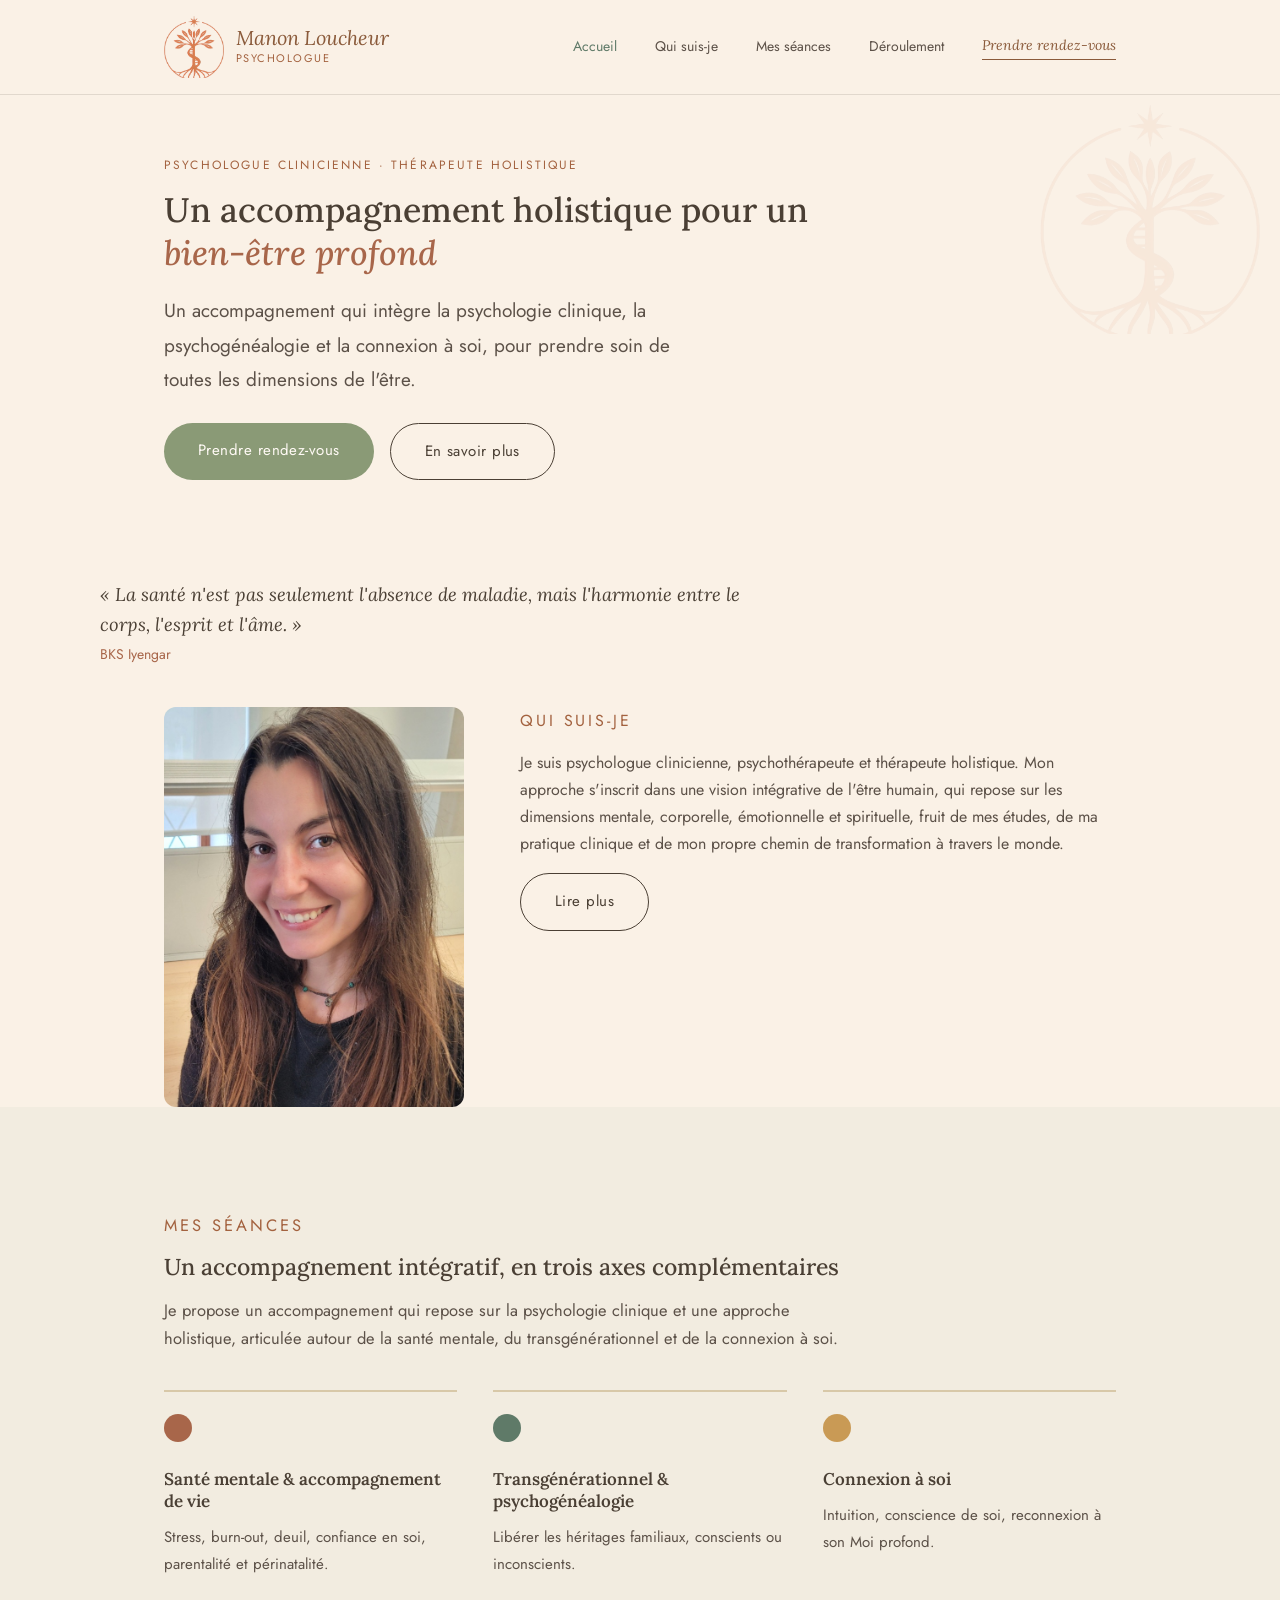
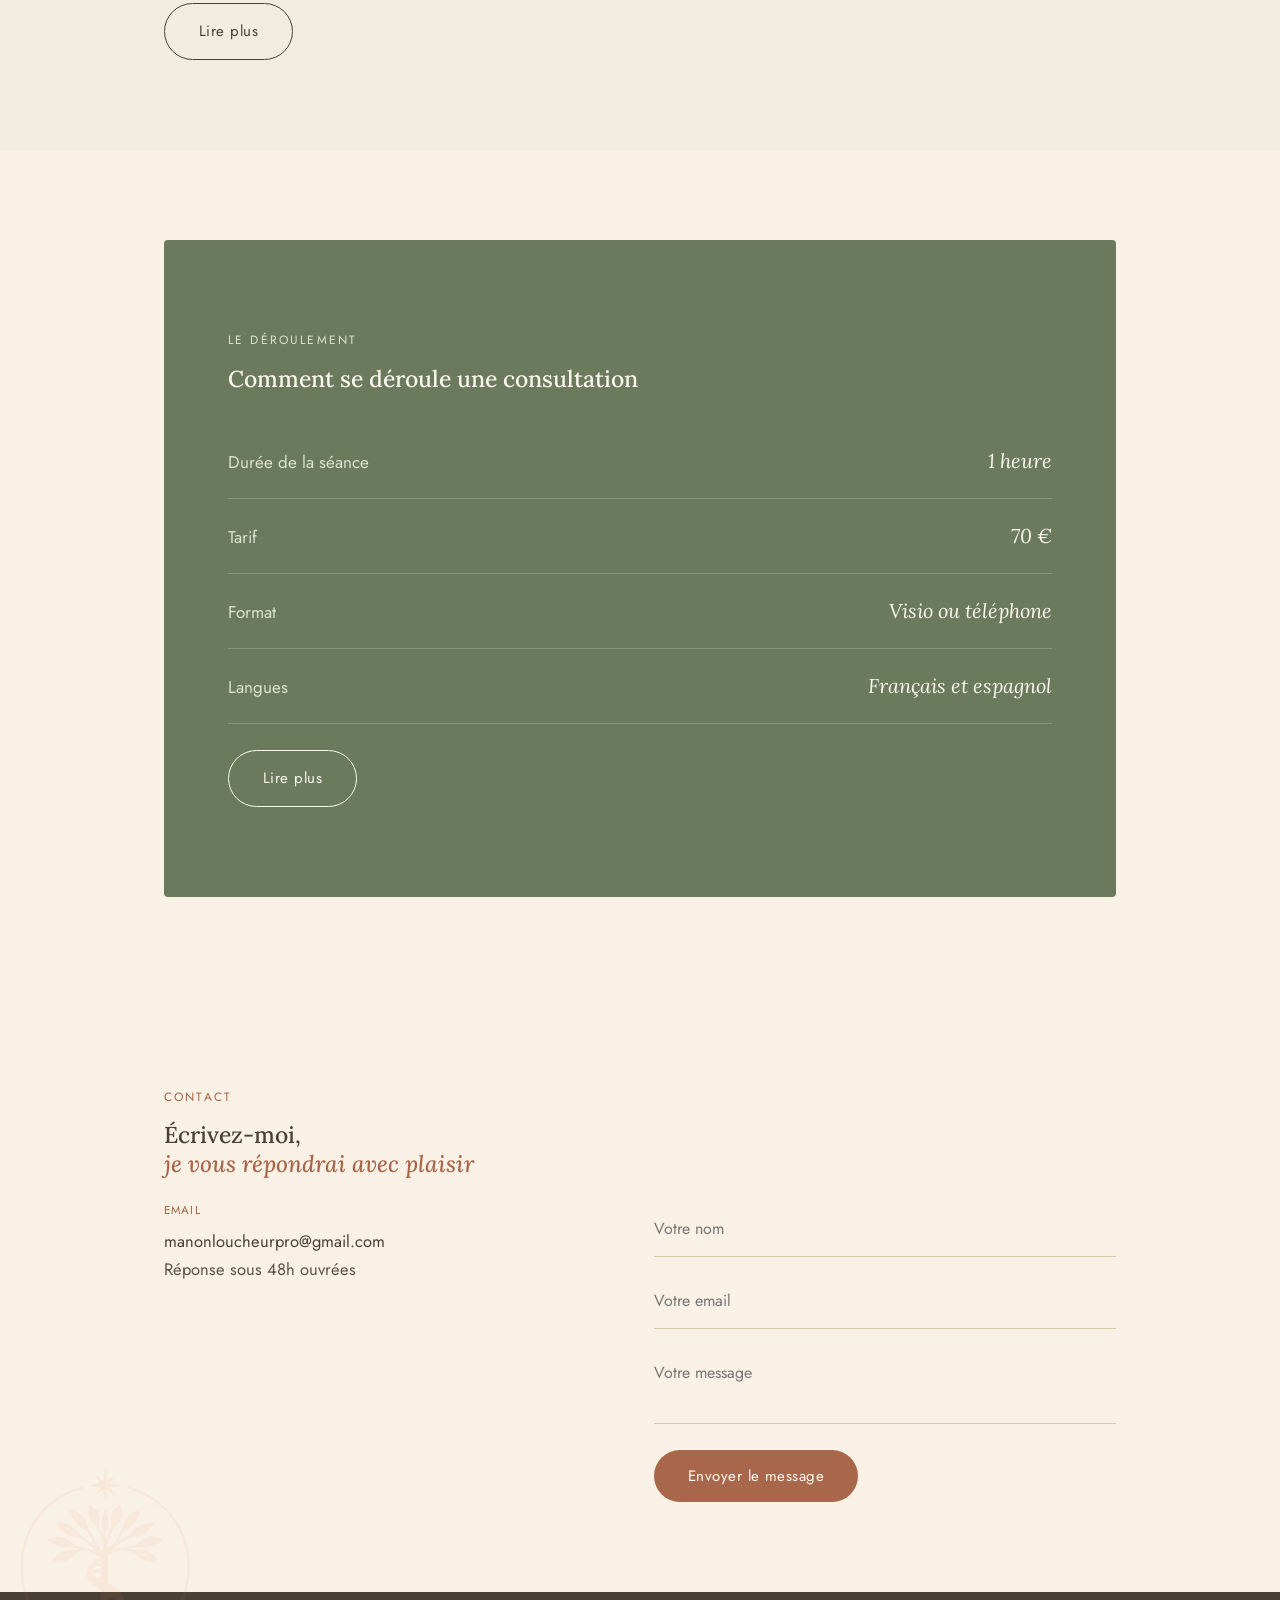
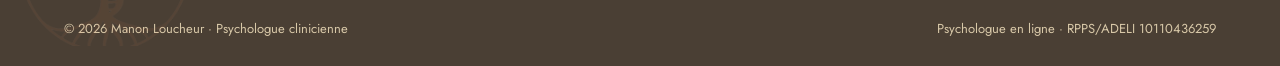
<file: index.html>
<!DOCTYPE html>
<html lang="fr">
<head>
<meta charset="UTF-8">
<meta name="viewport" content="width=device-width, initial-scale=1.0">
<title>Manon Loucheur — Psychologue clinicienne &amp; thérapeute holistique</title>
<meta name="description" content="Psychologue clinicienne et thérapeute holistique. Consultations en visio, en français et en espagnol.">
<link rel="icon" type="image/png" href="logo-icon.png">
<link rel="stylesheet" href="styles-v6.css">
</head>
<body>

<header class="site-header">
  <div class="nav-inner">
    <a href="index.html" class="brand-block">
      <img src="logo-icon.png" alt="Logo Manon Loucheur">
      <div>
        <div class="brand-name">Manon Loucheur</div>
        <div class="brand-title">Psychologue</div>
      </div>
    </a>
    <button class="menu-toggle" aria-expanded="false" aria-controls="nav-links">Menu</button>
    <nav class="links" id="nav-links">
      <a href="index.html" class="current">Accueil</a>
      <a href="qui-suis-je.html">Qui suis-je</a>
      <a href="mes-seances.html">Mes séances</a>
      <a href="deroulement.html">Déroulement</a>
      <a href="index.html#contact" class="nav-cta">Prendre rendez-vous</a>
    </nav>
  </div>
</header>

<main>
  <section class="hero">
    <img src="logo-icon.png" alt="" class="watermark">
    <div class="wrap">
      <p class="section-label">Psychologue clinicienne · Thérapeute holistique</p>
      <h1>Un accompagnement holistique pour un <em>bien-être profond</em></h1>
      <p class="lede">Un accompagnement qui intègre la psychologie clinique, la psychogénéalogie et la connexion à soi, pour prendre soin de toutes les dimensions de l'être.</p>
      <div class="btn-row">
        <a href="index.html#contact" class="btn btn-primary">Prendre rendez-vous</a>
        <a href="qui-suis-je.html" class="btn btn-secondary">En savoir plus</a>
      </div>
    </div>
  </section>

  <div class="quote-block wrap">
    <blockquote>« La santé n'est pas seulement l'absence de maladie, mais l'harmonie entre le corps, l'esprit et l'âme. »</blockquote>
    <cite>BKS Iyengar</cite>
  </div>
    <div class="wrap">
      <div class="bio-grid">
        <img src="photo-manon.jpg" alt="Manon Loucheur" class="bio-photo">
        <div class="prose">
          <p class="section-label">Qui suis-je</p>
          <p>Je suis psychologue clinicienne, psychothérapeute et thérapeute holistique. Mon approche s'inscrit dans une vision intégrative de l'être humain, qui repose sur les dimensions mentale, corporelle, émotionnelle et spirituelle, fruit de mes études, de ma pratique clinique et de mon propre chemin de transformation à travers le monde.</p>
          <a href="qui-suis-je.html" class="btn btn-secondary">Lire plus</a>
        </div>
      </div>
    </div>
  </section>

  <section class="alt">
    <div class="wrap">
      <div class="section-head">
        <p class="section-label">Mes séances</p>
        <h2>Un accompagnement intégratif, en trois axes complémentaires</h2>
        <p>Je propose un accompagnement qui repose sur la psychologie clinique et une approche holistique, articulée autour de la santé mentale, du transgénérationnel et de la connexion à soi.</p>
      </div>
      <div class="card-grid">
        <div class="card">
          <div class="dot c1"></div>
          <h3>Santé mentale &amp; accompagnement de vie</h3>
          <p>Stress, burn-out, deuil, confiance en soi, parentalité et périnatalité.</p>
        </div>
        <div class="card">
          <div class="dot c2"></div>
          <h3>Transgénérationnel &amp; psychogénéalogie</h3>
          <p>Libérer les héritages familiaux, conscients ou inconscients.</p>
        </div>
        <div class="card">
          <div class="dot c3"></div>
          <h3>Connexion à soi</h3>
          <p>Intuition, conscience de soi, reconnexion à son Moi profond.</p>
        </div>
      </div>
      <div class="btn-row">
        <a href="mes-seances.html" class="btn btn-secondary">Lire plus</a>
      </div>
    </div>
  </section>

  <section>
    <div class="wrap">
      <div class="derou-block">
        <p class="section-label">Le déroulement</p>
        <h2>Comment se déroule une consultation</h2>
        <div class="derou-rows">
          <div class="derou-row"><span>Durée de la séance</span><em>1 heure</em></div>
          <div class="derou-row"><span>Tarif</span><em>70 €</em></div>
          <div class="derou-row"><span>Format</span><em>Visio ou téléphone</em></div>
          <div class="derou-row"><span>Langues</span><em>Français et espagnol</em></div>
        </div>
        <a href="deroulement.html" class="btn btn-secondary" style="border-color:var(--cream-strong); color:var(--cream-strong); margin-top:26px;">Lire plus</a>
      </div>
    </div>
  </section>
</main>

<footer class="site-footer" id="contact">
  <img src="logo-icon.png" alt="" class="watermark">
  <div class="wrap">
    <p class="section-label">Contact</p>
    <h2>Écrivez-moi,<br><em>je vous répondrai avec plaisir</em></h2>
    <div class="contact-grid">
      <div class="contact-info">
        <div class="label">Email</div>
        <p><a href="mailto:manonloucheurpro@gmail.com">manonloucheurpro@gmail.com</a><br>Réponse sous 48h ouvrées</p>
      </div>
      <div>
        <div id="form-success" class="form-success" style="display:none;">Merci, votre message a bien été envoyé — je vous réponds sous 48h ouvrées.</div>
        <form class="contact-form" id="contact-form">
          <input type="text" id="name" name="name" placeholder="Votre nom" required>
          <input type="email" id="email" name="email" placeholder="Votre email" required>
          <textarea id="message" name="message" placeholder="Votre message" required></textarea>
          <button type="submit" class="btn">Envoyer le message</button>
        </form>
      </div>
    </div>
  </div>
  <div class="copyright-bar"><span>© 2026 Manon Loucheur · Psychologue clinicienne</span><span>Psychologue en ligne · RPPS/ADELI 10110436259</span></div>
</footer>

<script>
document.querySelector('.menu-toggle').addEventListener('click', function () {
  var nav = document.getElementById('nav-links');
  var open = nav.classList.toggle('open');
  this.setAttribute('aria-expanded', open);
});
var form = document.getElementById('contact-form');
if (form) {
  form.addEventListener('submit', function (e) {
    e.preventDefault();
    var data = {
      name: document.getElementById('name').value,
      email: document.getElementById('email').value,
      message: document.getElementById('message').value,
      _subject: "Nouveau message depuis le site - " + document.getElementById('name').value
    };
    fetch('https://formsubmit.co/ajax/manonloucheurpro@gmail.com', {
      method: 'POST',
      headers: { 'Content-Type': 'application/json', 'Accept': 'application/json' },
      body: JSON.stringify(data)
    })
      .then(function (res) { return res.json(); })
      .then(function () { document.getElementById('form-success').style.display = 'block'; form.reset(); })
      .catch(function () { alert("Une erreur est survenue. Vous pouvez aussi écrire directement à manonloucheurpro@gmail.com"); });
  });
}
</script>
</body>
</html>
</file>
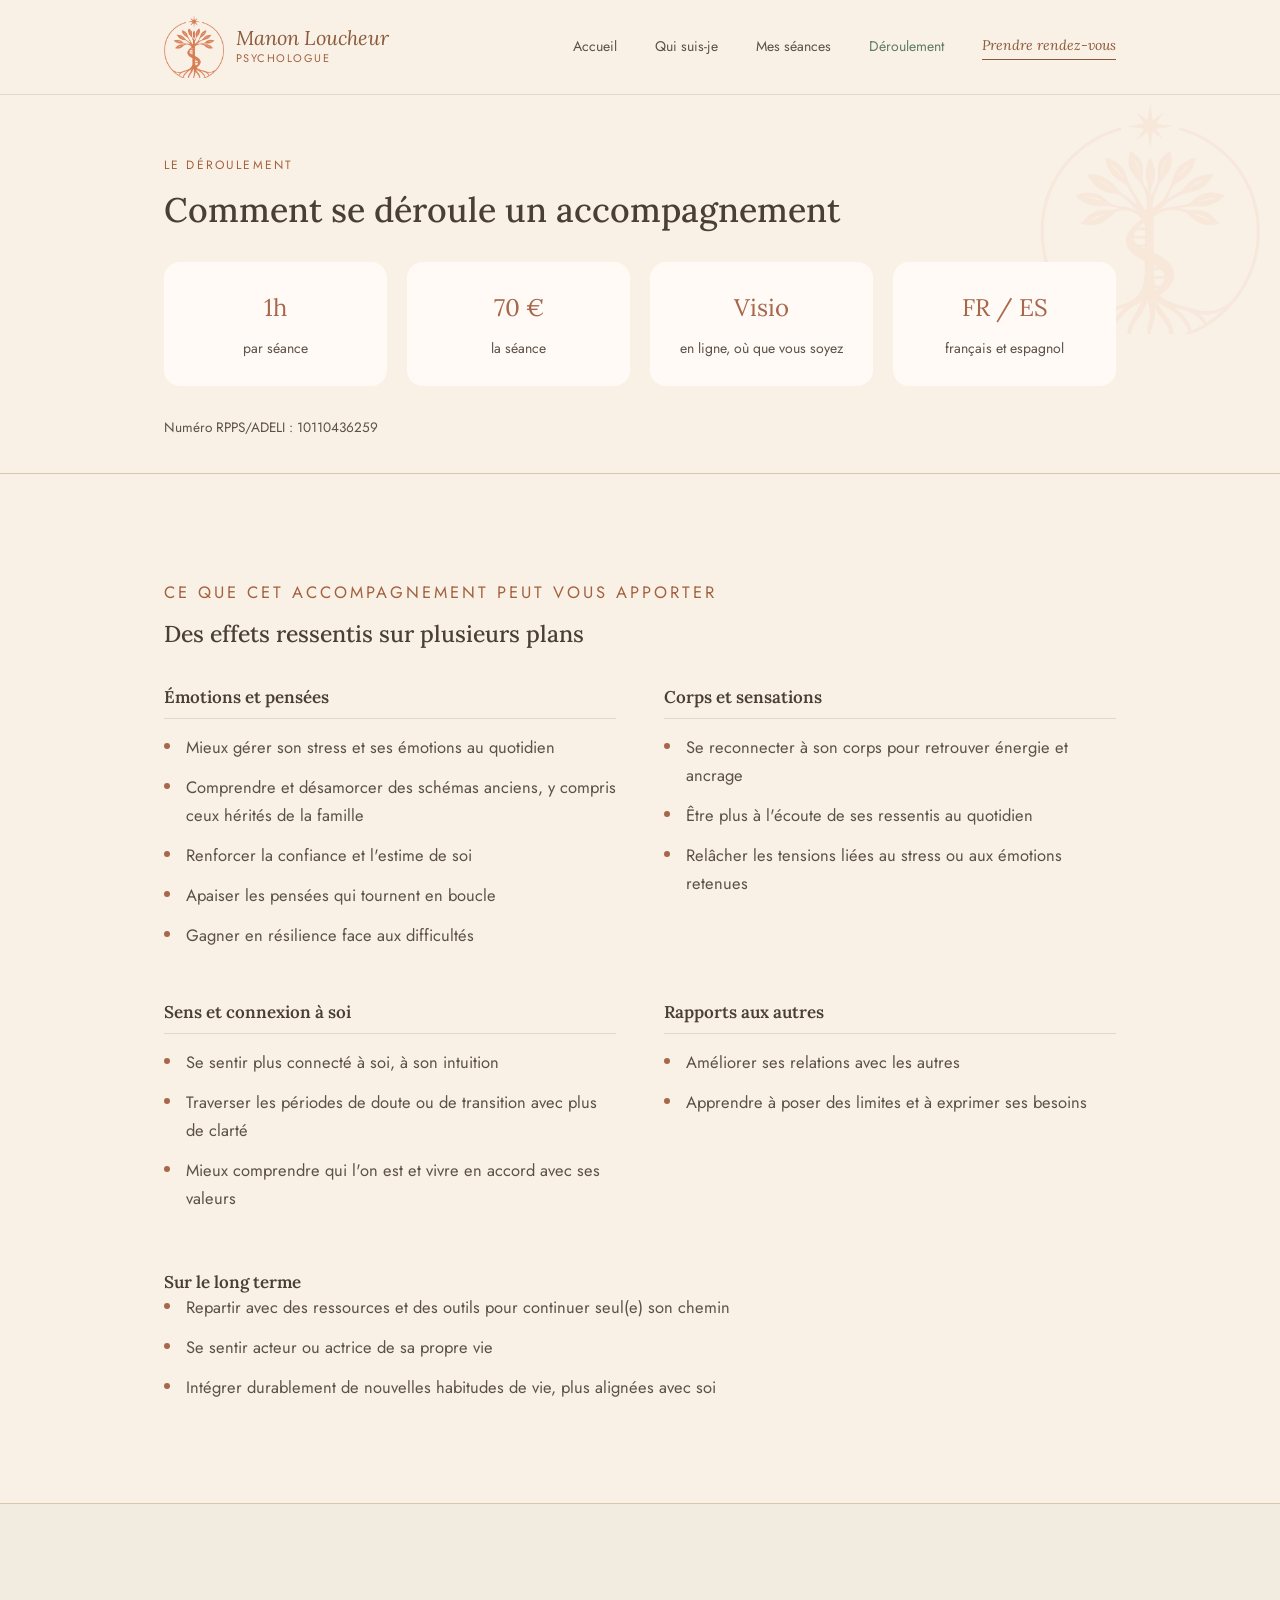
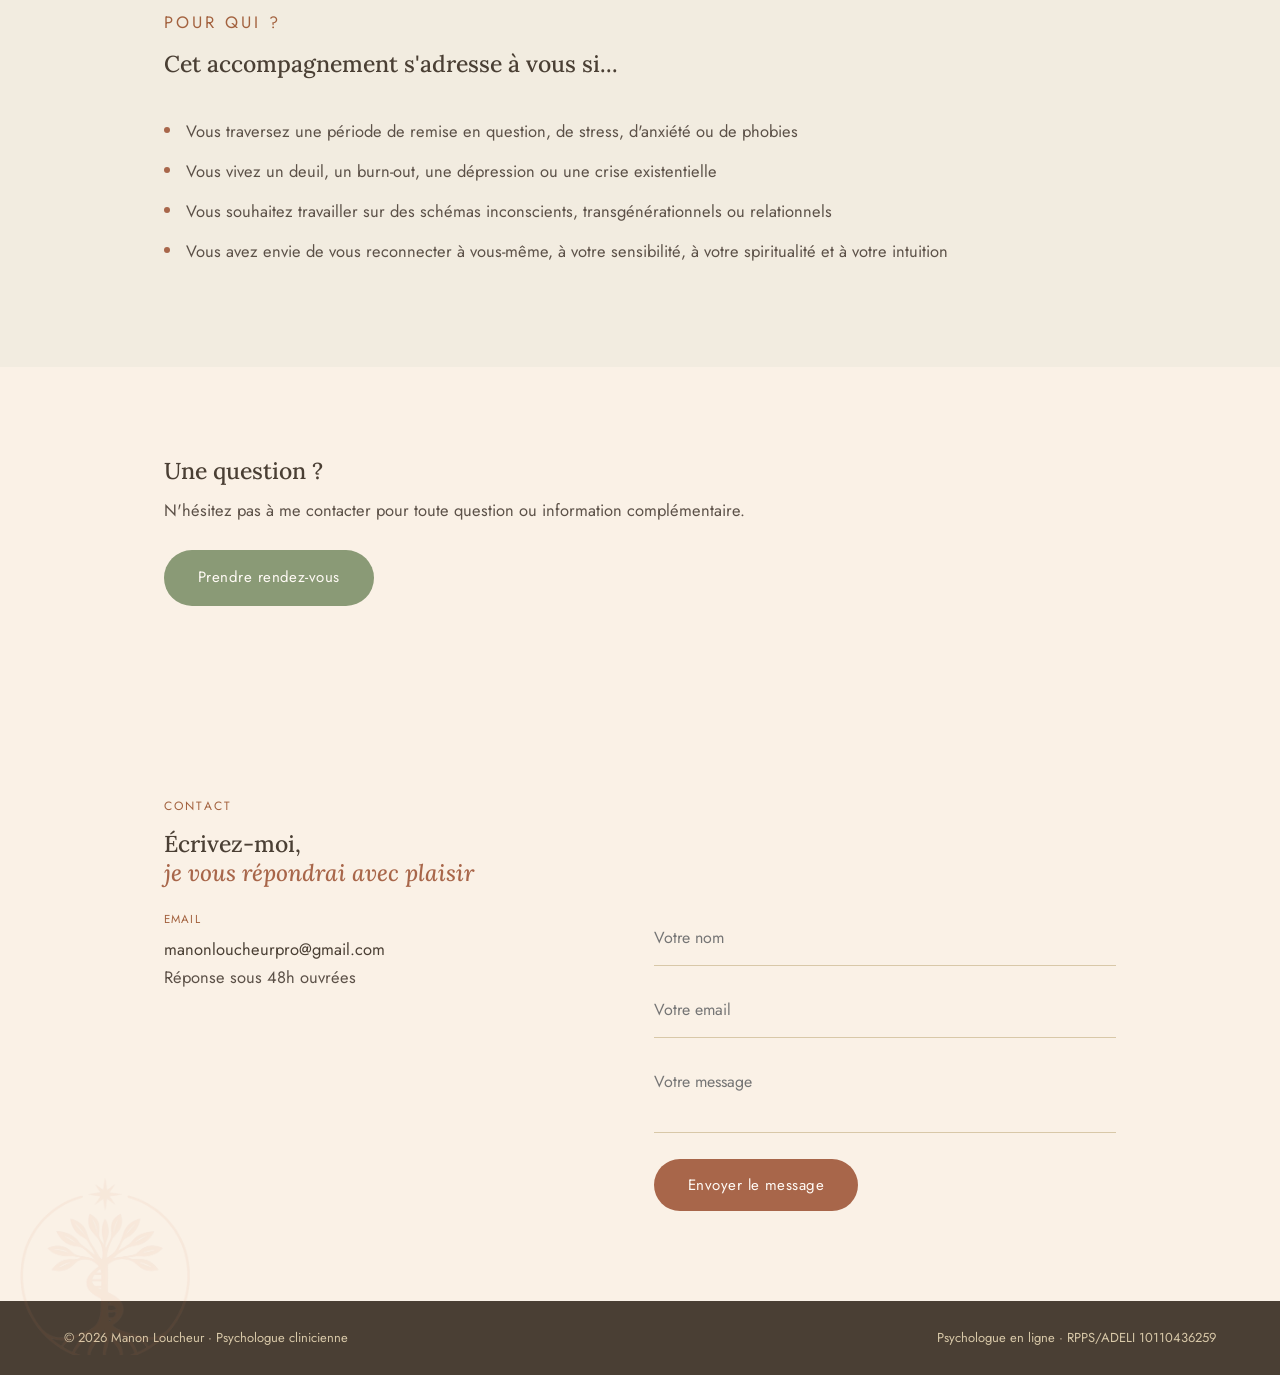
<file: deroulement.html>
<!DOCTYPE html>
<html lang="fr">
<head>
<meta charset="UTF-8">
<meta name="viewport" content="width=device-width, initial-scale=1.0">
<title>Déroulement — Manon Loucheur</title>
<link rel="icon" type="image/png" href="logo-icon.png">
<link rel="stylesheet" href="styles-v6.css">
</head>
<body>
<header class="site-header">
  <div class="nav-inner">
    <a href="index.html" class="brand-block">
      <img src="logo-icon.png" alt="Logo Manon Loucheur">
      <div>
        <div class="brand-name">Manon Loucheur</div>
        <div class="brand-title">Psychologue</div>
      </div>
    </a>
    <button class="menu-toggle" aria-expanded="false" aria-controls="nav-links">Menu</button>
    <nav class="links" id="nav-links">
      <a href="index.html">Accueil</a>
      <a href="qui-suis-je.html">Qui suis-je</a>
      <a href="mes-seances.html">Mes séances</a>
      <a href="deroulement.html" class="current">Déroulement</a>
      <a href="index.html#contact" class="nav-cta">Prendre rendez-vous</a>
    </nav>
  </div>
</header>
<main>
  <section class="hero" style="padding-bottom: 20px;">
    <img src="logo-icon.png" alt="" class="watermark">
    <div class="wrap">
      <p class="section-label">Le déroulement</p>
      <h1>Comment se déroule un accompagnement</h1>
      <svg class="breath-line" viewBox="0 0 120 20" aria-hidden="true"><path d="M2 10 C 20 -2, 30 22, 48 10 S 78 -2, 96 10 S 108 18, 118 10"/></svg>
      <div class="fact-strip">
        <div class="fact"><div class="value">1h</div><div class="label">par séance</div></div>
        <div class="fact"><div class="value">70 €</div><div class="label">la séance</div></div>
        <div class="fact"><div class="value">Visio</div><div class="label">en ligne, où que vous soyez</div></div>
        <div class="fact"><div class="value">FR / ES</div><div class="label">français et espagnol</div></div>
      </div>
      <p style="font-size:0.85rem; color: var(--ink-soft);">Numéro RPPS/ADELI : 10110436259</p>
    </div>
  </section>
  <section style="border-top:1px solid var(--border-tan);">
    <div class="wrap">
      <div class="section-head">
        <p class="section-label">Ce que cet accompagnement peut vous apporter</p>
        <h2>Des effets ressentis sur plusieurs plans</h2>
      </div>
      <div class="two-col">
        <div>
          <h3>Émotions et pensées</h3>
          <ul class="plain">
            <li>Mieux gérer son stress et ses émotions au quotidien</li>
            <li>Comprendre et désamorcer des schémas anciens, y compris ceux hérités de la famille</li>
            <li>Renforcer la confiance et l'estime de soi</li>
            <li>Apaiser les pensées qui tournent en boucle</li>
            <li>Gagner en résilience face aux difficultés</li>
          </ul>
        </div>
        <div>
          <h3>Corps et sensations</h3>
          <ul class="plain">
            <li>Se reconnecter à son corps pour retrouver énergie et ancrage</li>
            <li>Être plus à l'écoute de ses ressentis au quotidien</li>
            <li>Relâcher les tensions liées au stress ou aux émotions retenues</li>
          </ul>
        </div>
        <div>
          <h3>Sens et connexion à soi</h3>
          <ul class="plain">
            <li>Se sentir plus connecté à soi, à son intuition</li>
            <li>Traverser les périodes de doute ou de transition avec plus de clarté</li>
            <li>Mieux comprendre qui l'on est et vivre en accord avec ses valeurs</li>
          </ul>
        </div>
        <div>
          <h3>Rapports aux autres</h3>
          <ul class="plain">
            <li>Améliorer ses relations avec les autres</li>
            <li>Apprendre à poser des limites et à exprimer ses besoins</li>
          </ul>
        </div>
      </div>
      <h3 style="margin-top:48px;">Sur le long terme</h3>
      <ul class="plain">
        <li>Repartir avec des ressources et des outils pour continuer seul(e) son chemin</li>
        <li>Se sentir acteur ou actrice de sa propre vie</li>
        <li>Intégrer durablement de nouvelles habitudes de vie, plus alignées avec soi</li>
      </ul>
    </div>
  </section>
  <section class="alt" style="border-top:1px solid var(--border-tan);">
    <div class="wrap">
      <div class="section-head">
        <p class="section-label">Pour qui ?</p>
        <h2>Cet accompagnement s'adresse à vous si...</h2>
      </div>
      <ul class="plain">
        <li>Vous traversez une période de remise en question, de stress, d'anxiété ou de phobies</li>
        <li>Vous vivez un deuil, un burn-out, une dépression ou une crise existentielle</li>
        <li>Vous souhaitez travailler sur des schémas inconscients, transgénérationnels ou relationnels</li>
        <li>Vous avez envie de vous reconnecter à vous-même, à votre sensibilité, à votre spiritualité et à votre intuition</li>
      </ul>
    </div>
  </section>
  <section>
    <div class="wrap">
      <div class="cta-banner">
        <h2>Une question ?</h2>
        <p>N'hésitez pas à me contacter pour toute question ou information complémentaire.</p>
        <div class="btn-row"><a href="index.html#contact" class="btn btn-primary">Prendre rendez-vous</a></div>
      </div>
    </div>
  </section>
</main>
<footer class="site-footer" id="contact">
  <img src="logo-icon.png" alt="" class="watermark">
  <div class="wrap">
    <p class="section-label">Contact</p>
    <h2>Écrivez-moi,<br><em>je vous répondrai avec plaisir</em></h2>
    <div class="contact-grid">
      <div class="contact-info">
        <div class="label">Email</div>
        <p><a href="mailto:manonloucheurpro@gmail.com">manonloucheurpro@gmail.com</a><br>Réponse sous 48h ouvrées</p>
      </div>
      <div>
        <div id="form-success" class="form-success" style="display:none;">Merci, votre message a bien été envoyé — je vous réponds sous 48h ouvrées.</div>
        <form class="contact-form" id="contact-form">
          <input type="text" id="name" name="name" placeholder="Votre nom" required>
          <input type="email" id="email" name="email" placeholder="Votre email" required>
          <textarea id="message" name="message" placeholder="Votre message" required></textarea>
          <button type="submit" class="btn">Envoyer le message</button>
        </form>
      </div>
    </div>
  </div>
  <div class="copyright-bar"><span>© 2026 Manon Loucheur · Psychologue clinicienne</span><span>Psychologue en ligne · RPPS/ADELI 10110436259</span></div>
</footer>
<script>
document.querySelector('.menu-toggle').addEventListener('click', function () {
  var nav = document.getElementById('nav-links');
  var open = nav.classList.toggle('open');
  this.setAttribute('aria-expanded', open);
});
var form = document.getElementById('contact-form');
if (form) {
  form.addEventListener('submit', function (e) {
    e.preventDefault();
    var data = {
      name: document.getElementById('name').value,
      email: document.getElementById('email').value,
      message: document.getElementById('message').value,
      _subject: "Nouveau message depuis le site - " + document.getElementById('name').value
    };
    fetch('https://formsubmit.co/ajax/manonloucheurpro@gmail.com', {
      method: 'POST',
      headers: { 'Content-Type': 'application/json', 'Accept': 'application/json' },
      body: JSON.stringify(data)
    })
      .then(function (res) { return res.json(); })
      .then(function () { document.getElementById('form-success').style.display = 'block'; form.reset(); })
      .catch(function () { alert("Une erreur est survenue. Vous pouvez aussi écrire directement à manonloucheurpro@gmail.com"); });
  });
}
</script>
</body>
</html>
</file>
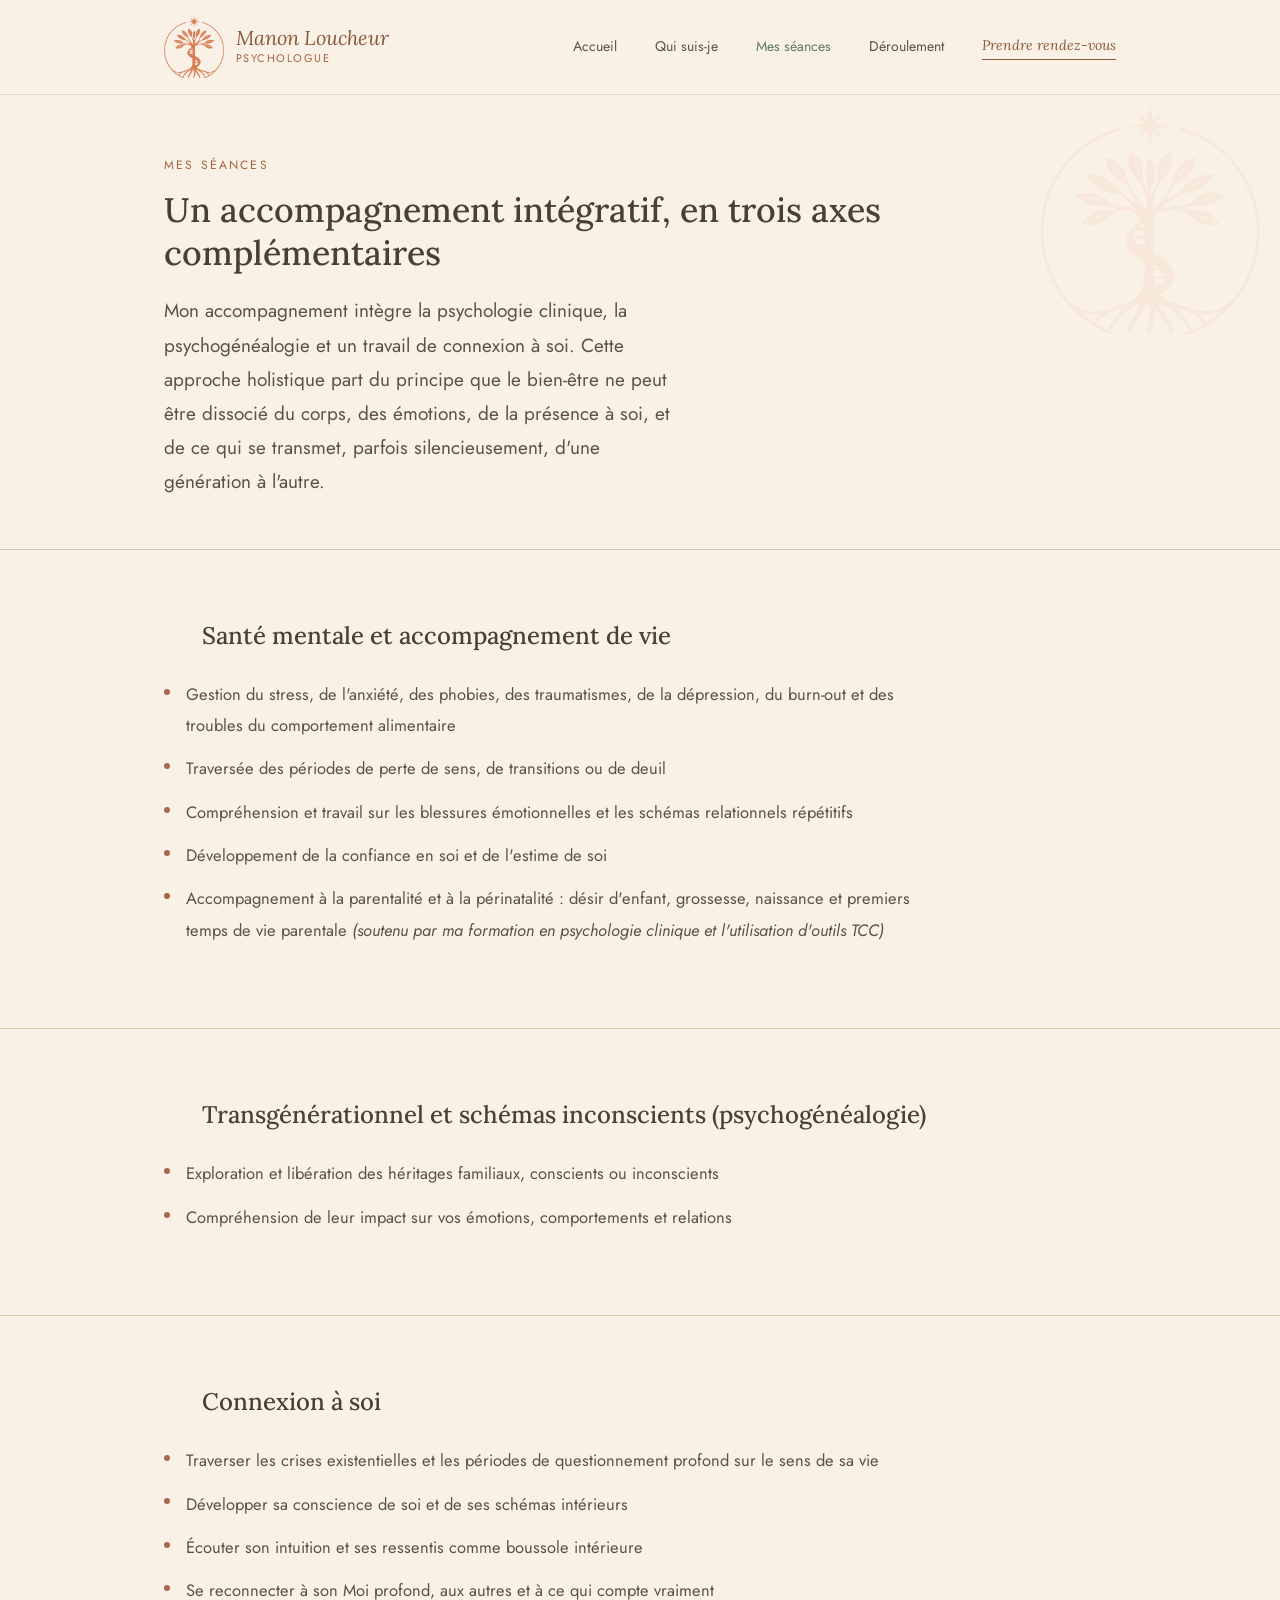
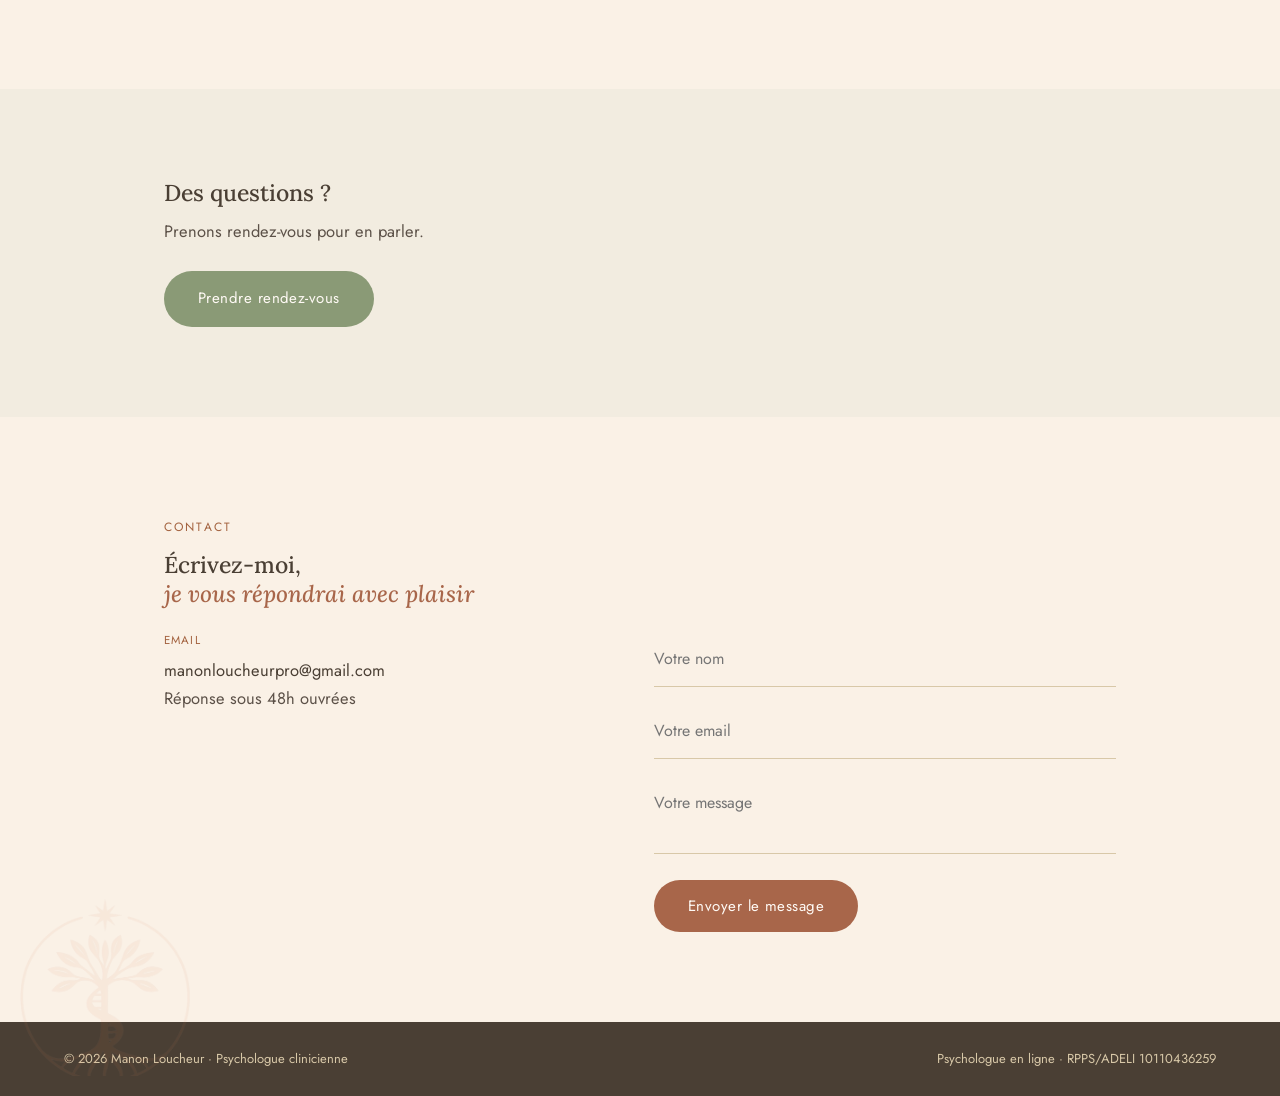
<file: mes-seances.html>
<!DOCTYPE html>
<html lang="fr">
<head>
<meta charset="UTF-8">
<meta name="viewport" content="width=device-width, initial-scale=1.0">
<title>Mes séances — Manon Loucheur</title>
<link rel="icon" type="image/png" href="logo-icon.png">
<link rel="stylesheet" href="styles-v6.css">
</head>
<body>
<header class="site-header">
  <div class="nav-inner">
    <a href="index.html" class="brand-block">
      <img src="logo-icon.png" alt="Logo Manon Loucheur">
      <div>
        <div class="brand-name">Manon Loucheur</div>
        <div class="brand-title">Psychologue</div>
      </div>
    </a>
    <button class="menu-toggle" aria-expanded="false" aria-controls="nav-links">Menu</button>
    <nav class="links" id="nav-links">
      <a href="index.html">Accueil</a>
      <a href="qui-suis-je.html">Qui suis-je</a>
      <a href="mes-seances.html" class="current">Mes séances</a>
      <a href="deroulement.html">Déroulement</a>
      <a href="index.html#contact" class="nav-cta">Prendre rendez-vous</a>
    </nav>
  </div>
</header>
<main>
  <section class="hero" style="padding-bottom: 30px;">
    <img src="logo-icon.png" alt="" class="watermark">
    <div class="wrap">
      <p class="section-label">Mes séances</p>
      <h1>Un accompagnement intégratif, en trois axes complémentaires</h1>
      <svg class="breath-line" viewBox="0 0 120 20" aria-hidden="true"><path d="M2 10 C 20 -2, 30 22, 48 10 S 78 -2, 96 10 S 108 18, 118 10"/></svg>
      <p class="lede">Mon accompagnement intègre la psychologie clinique, la psychogénéalogie et un travail de connexion à soi. Cette approche holistique part du principe que le bien-être ne peut être dissocié du corps, des émotions, de la présence à soi, et de ce qui se transmet, parfois silencieusement, d'une génération à l'autre.</p>
    </div>
  </section>
  <section class="axis-section">
    <div class="wrap">
      <div class="axis-head"><div class="dot c1"></div><h2>Santé mentale et accompagnement de vie</h2></div>
      <ul class="plain axis-list">
        <li>Gestion du stress, de l'anxiété, des phobies, des traumatismes, de la dépression, du burn-out et des troubles du comportement alimentaire</li>
        <li>Traversée des périodes de perte de sens, de transitions ou de deuil</li>
        <li>Compréhension et travail sur les blessures émotionnelles et les schémas relationnels répétitifs</li>
        <li>Développement de la confiance en soi et de l'estime de soi</li>
        <li>Accompagnement à la parentalité et à la périnatalité : désir d'enfant, grossesse, naissance et premiers temps de vie parentale <em>(soutenu par ma formation en psychologie clinique et l'utilisation d'outils TCC)</em></li>
      </ul>
    </div>
  </section>
  <section class="axis-section">
    <div class="wrap">
      <div class="axis-head"><div class="dot c2"></div><h2>Transgénérationnel et schémas inconscients (psychogénéalogie)</h2></div>
      <ul class="plain axis-list">
        <li>Exploration et libération des héritages familiaux, conscients ou inconscients</li>
        <li>Compréhension de leur impact sur vos émotions, comportements et relations</li>
      </ul>
    </div>
  </section>
  <section class="axis-section">
    <div class="wrap">
      <div class="axis-head"><div class="dot c3"></div><h2>Connexion à soi</h2></div>
      <ul class="plain axis-list">
        <li>Traverser les crises existentielles et les périodes de questionnement profond sur le sens de sa vie</li>
        <li>Développer sa conscience de soi et de ses schémas intérieurs</li>
        <li>Écouter son intuition et ses ressentis comme boussole intérieure</li>
        <li>Se reconnecter à son Moi profond, aux autres et à ce qui compte vraiment</li>
      </ul>
    </div>
  </section>
  <section class="alt">
    <div class="wrap">
      <div class="cta-banner">
        <h2>Des questions ?</h2>
        <p>Prenons rendez-vous pour en parler.</p>
        <div class="btn-row"><a href="index.html#contact" class="btn btn-primary">Prendre rendez-vous</a></div>
      </div>
    </div>
  </section>
</main>
<footer class="site-footer" id="contact">
  <img src="logo-icon.png" alt="" class="watermark">
  <div class="wrap">
    <p class="section-label">Contact</p>
    <h2>Écrivez-moi,<br><em>je vous répondrai avec plaisir</em></h2>
    <div class="contact-grid">
      <div class="contact-info">
        <div class="label">Email</div>
        <p><a href="mailto:manonloucheurpro@gmail.com">manonloucheurpro@gmail.com</a><br>Réponse sous 48h ouvrées</p>
      </div>
      <div>
        <div id="form-success" class="form-success" style="display:none;">Merci, votre message a bien été envoyé — je vous réponds sous 48h ouvrées.</div>
        <form class="contact-form" id="contact-form">
          <input type="text" id="name" name="name" placeholder="Votre nom" required>
          <input type="email" id="email" name="email" placeholder="Votre email" required>
          <textarea id="message" name="message" placeholder="Votre message" required></textarea>
          <button type="submit" class="btn">Envoyer le message</button>
        </form>
      </div>
    </div>
  </div>
  <div class="copyright-bar"><span>© 2026 Manon Loucheur · Psychologue clinicienne</span><span>Psychologue en ligne · RPPS/ADELI 10110436259</span></div>
</footer>
<script>
document.querySelector('.menu-toggle').addEventListener('click', function () {
  var nav = document.getElementById('nav-links');
  var open = nav.classList.toggle('open');
  this.setAttribute('aria-expanded', open);
});
var form = document.getElementById('contact-form');
if (form) {
  form.addEventListener('submit', function (e) {
    e.preventDefault();
    var data = {
      name: document.getElementById('name').value,
      email: document.getElementById('email').value,
      message: document.getElementById('message').value,
      _subject: "Nouveau message depuis le site - " + document.getElementById('name').value
    };
    fetch('https://formsubmit.co/ajax/manonloucheurpro@gmail.com', {
      method: 'POST',
      headers: { 'Content-Type': 'application/json', 'Accept': 'application/json' },
      body: JSON.stringify(data)
    })
      .then(function (res) { return res.json(); })
      .then(function () { document.getElementById('form-success').style.display = 'block'; form.reset(); })
      .catch(function () { alert("Une erreur est survenue. Vous pouvez aussi écrire directement à manonloucheurpro@gmail.com"); });
  });
}
</script>
</body>
</html>
</file>
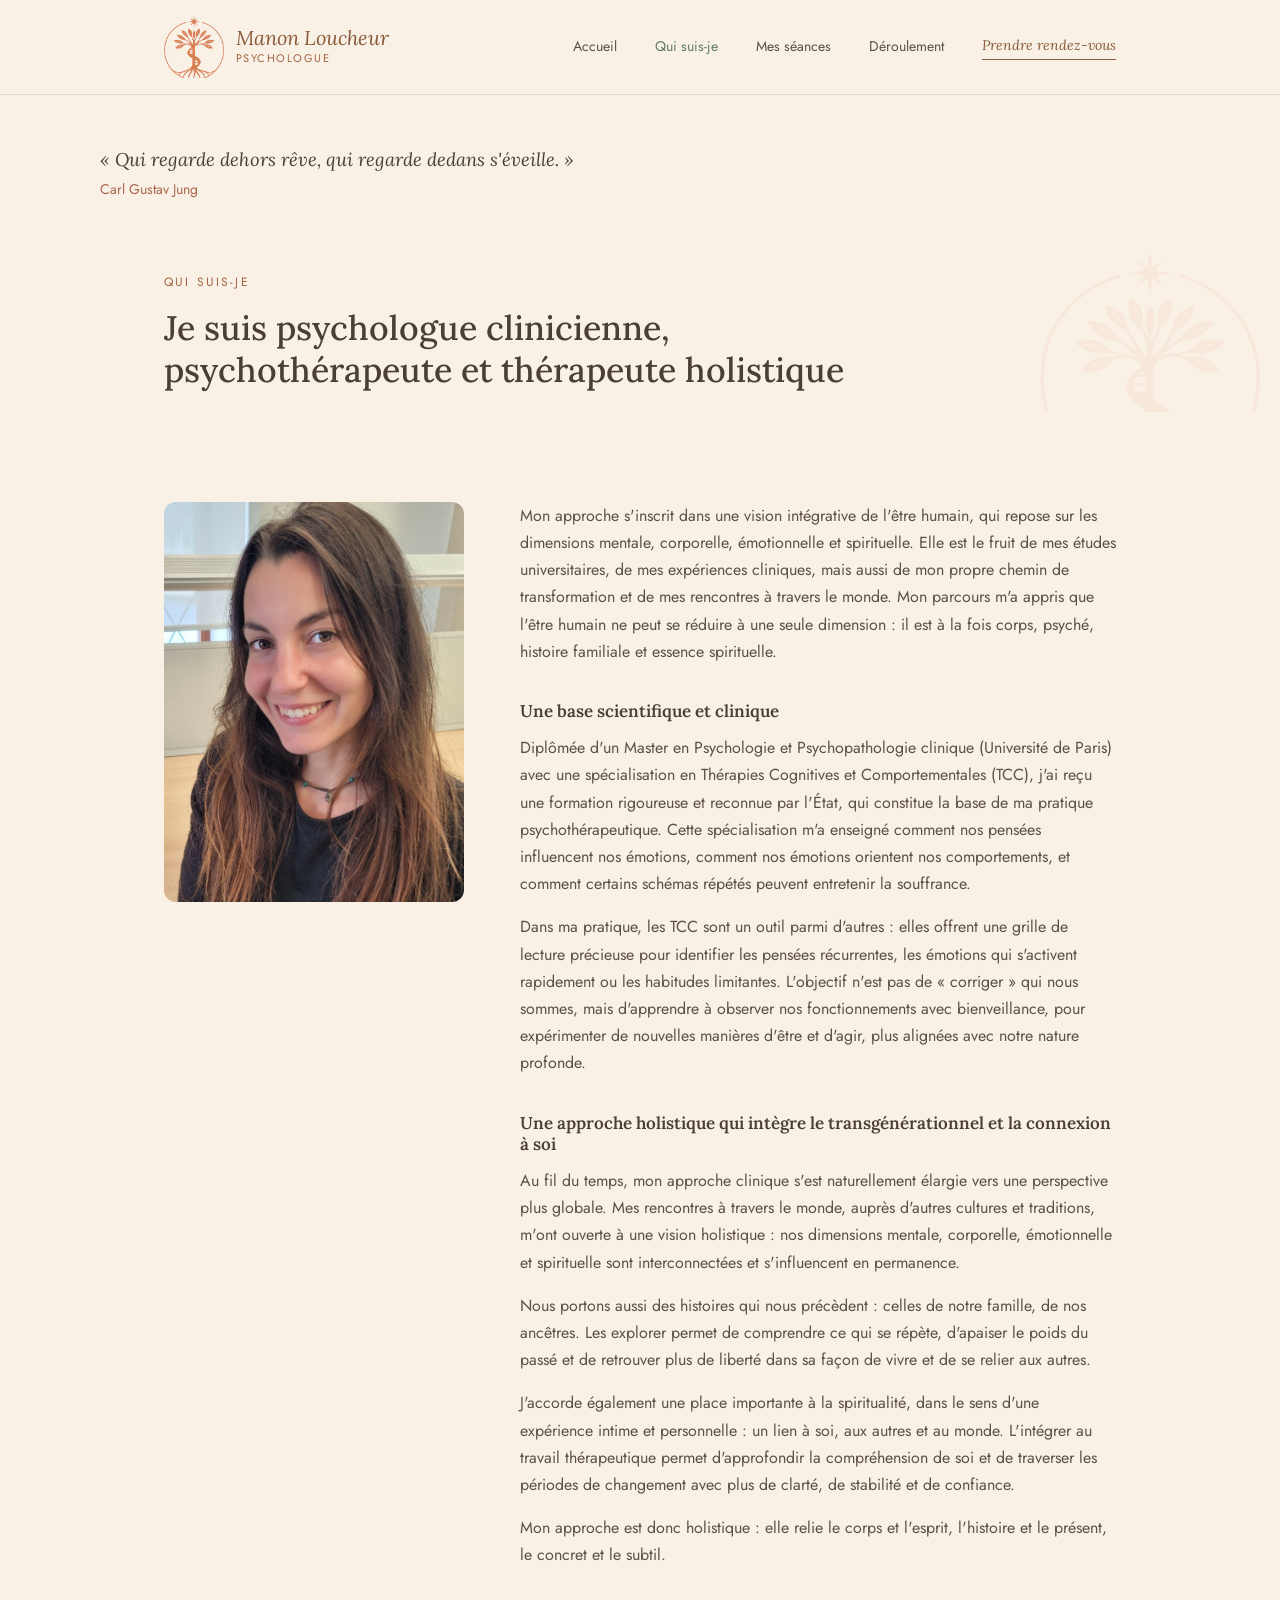
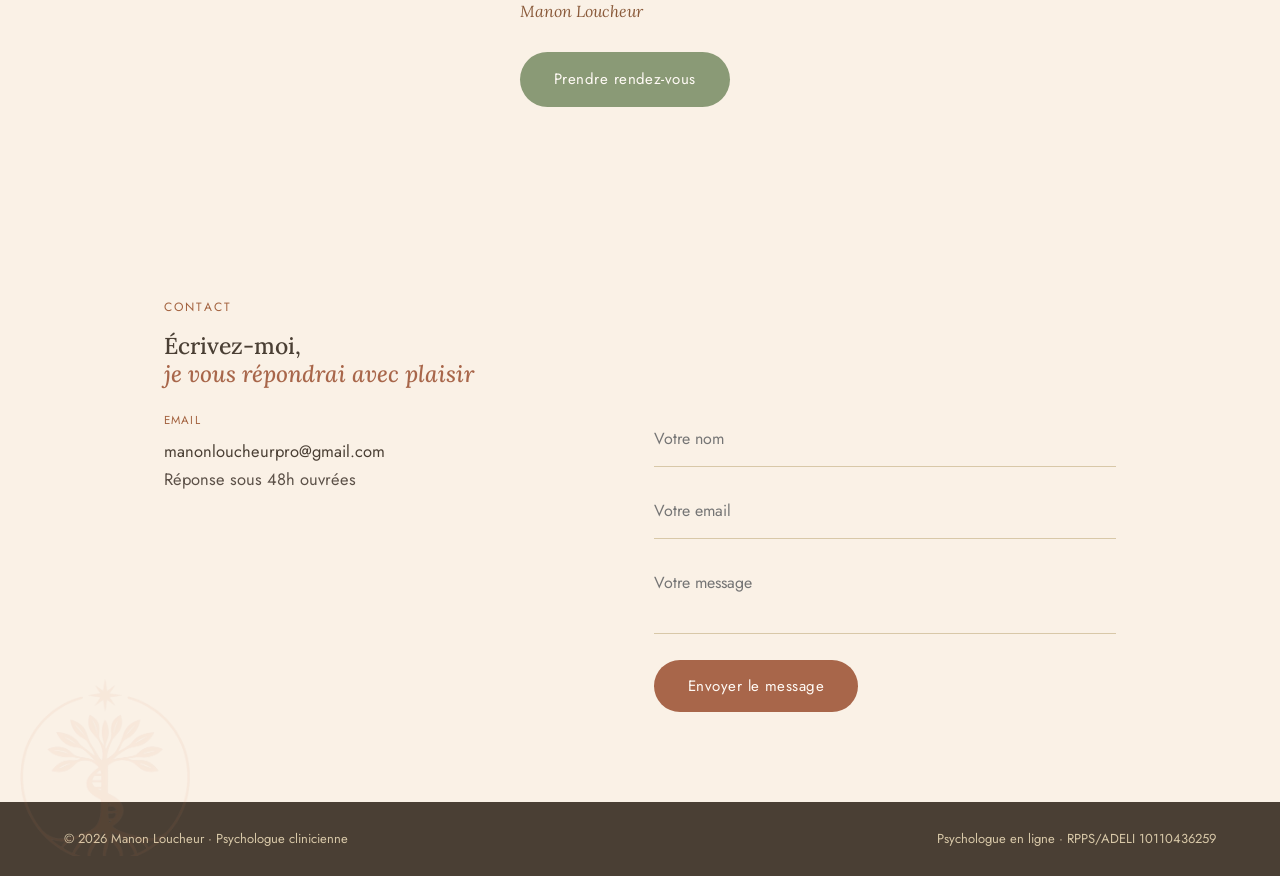
<file: qui-suis-je.html>
<!DOCTYPE html>
<html lang="fr">
<head>
<meta charset="UTF-8">
<meta name="viewport" content="width=device-width, initial-scale=1.0">
<title>Qui suis-je — Manon Loucheur</title>
<link rel="icon" type="image/png" href="logo-icon.png">
<link rel="stylesheet" href="styles-v6.css">
</head>
<body>
<header class="site-header">
  <div class="nav-inner">
    <a href="index.html" class="brand-block">
      <img src="logo-icon.png" alt="Logo Manon Loucheur">
      <div>
        <div class="brand-name">Manon Loucheur</div>
        <div class="brand-title">Psychologue</div>
      </div>
    </a>
    <button class="menu-toggle" aria-expanded="false" aria-controls="nav-links">Menu</button>
    <nav class="links" id="nav-links">
      <a href="index.html">Accueil</a>
      <a href="qui-suis-je.html" class="current">Qui suis-je</a>
      <a href="mes-seances.html">Mes séances</a>
      <a href="deroulement.html">Déroulement</a>
      <a href="index.html#contact" class="nav-cta">Prendre rendez-vous</a>
    </nav>
  </div>
</header>
<main>
  <div class="quote-block wrap" style="padding-top: 50px;">
    <blockquote>« Qui regarde dehors rêve, qui regarde dedans s'éveille. »</blockquote>
    <cite>Carl Gustav Jung</cite>
  </div>
  <section class="hero" style="padding-bottom: 20px; padding-top: 30px;">
    <img src="logo-icon.png" alt="" class="watermark">
    <div class="wrap">
      <p class="section-label">Qui suis-je</p>
      <h1>Je suis psychologue clinicienne, psychothérapeute et thérapeute holistique</h1>
    </div>
  </section>
  <section>
    <div class="wrap">
      <div class="bio-grid">
        <img src="photo-manon.jpg" alt="Manon Loucheur" class="bio-photo">
        <div class="prose">
        <p>Mon approche s'inscrit dans une vision intégrative de l'être humain, qui repose sur les dimensions mentale, corporelle, émotionnelle et spirituelle. Elle est le fruit de mes études universitaires, de mes expériences cliniques, mais aussi de mon propre chemin de transformation et de mes rencontres à travers le monde. Mon parcours m'a appris que l'être humain ne peut se réduire à une seule dimension : il est à la fois corps, psyché, histoire familiale et essence spirituelle.</p>
        <h3>Une base scientifique et clinique</h3>
        <p>Diplômée d'un Master en Psychologie et Psychopathologie clinique (Université de Paris) avec une spécialisation en Thérapies Cognitives et Comportementales (TCC), j'ai reçu une formation rigoureuse et reconnue par l'État, qui constitue la base de ma pratique psychothérapeutique. Cette spécialisation m'a enseigné comment nos pensées influencent nos émotions, comment nos émotions orientent nos comportements, et comment certains schémas répétés peuvent entretenir la souffrance.</p>
        <p>Dans ma pratique, les TCC sont un outil parmi d'autres : elles offrent une grille de lecture précieuse pour identifier les pensées récurrentes, les émotions qui s'activent rapidement ou les habitudes limitantes. L'objectif n'est pas de « corriger » qui nous sommes, mais d'apprendre à observer nos fonctionnements avec bienveillance, pour expérimenter de nouvelles manières d'être et d'agir, plus alignées avec notre nature profonde.</p>
        <h3>Une approche holistique qui intègre le transgénérationnel et la connexion à soi</h3>
        <p>Au fil du temps, mon approche clinique s'est naturellement élargie vers une perspective plus globale. Mes rencontres à travers le monde, auprès d'autres cultures et traditions, m'ont ouverte à une vision holistique : nos dimensions mentale, corporelle, émotionnelle et spirituelle sont interconnectées et s'influencent en permanence.</p>
        <p>Nous portons aussi des histoires qui nous précèdent : celles de notre famille, de nos ancêtres. Les explorer permet de comprendre ce qui se répète, d'apaiser le poids du passé et de retrouver plus de liberté dans sa façon de vivre et de se relier aux autres.</p>
        <p>J'accorde également une place importante à la spiritualité, dans le sens d'une expérience intime et personnelle : un lien à soi, aux autres et au monde. L'intégrer au travail thérapeutique permet d'approfondir la compréhension de soi et de traverser les périodes de changement avec plus de clarté, de stabilité et de confiance.</p>
        <p>Mon approche est donc holistique : elle relie le corps et l'esprit, l'histoire et le présent, le concret et le subtil.</p>
        <p class="signature">Manon Loucheur</p>
        <div class="btn-row"><a href="index.html#contact" class="btn btn-primary">Prendre rendez-vous</a></div>
        </div>
      </div>
    </div>
  </section>
</main>
<footer class="site-footer" id="contact">
  <img src="logo-icon.png" alt="" class="watermark">
  <div class="wrap">
    <p class="section-label">Contact</p>
    <h2>Écrivez-moi,<br><em>je vous répondrai avec plaisir</em></h2>
    <div class="contact-grid">
      <div class="contact-info">
        <div class="label">Email</div>
        <p><a href="mailto:manonloucheurpro@gmail.com">manonloucheurpro@gmail.com</a><br>Réponse sous 48h ouvrées</p>
      </div>
      <div>
        <div id="form-success" class="form-success" style="display:none;">Merci, votre message a bien été envoyé — je vous réponds sous 48h ouvrées.</div>
        <form class="contact-form" id="contact-form">
          <input type="text" id="name" name="name" placeholder="Votre nom" required>
          <input type="email" id="email" name="email" placeholder="Votre email" required>
          <textarea id="message" name="message" placeholder="Votre message" required></textarea>
          <button type="submit" class="btn">Envoyer le message</button>
        </form>
      </div>
    </div>
  </div>
  <div class="copyright-bar"><span>© 2026 Manon Loucheur · Psychologue clinicienne</span><span>Psychologue en ligne · RPPS/ADELI 10110436259</span></div>
</footer>
<script>
document.querySelector('.menu-toggle').addEventListener('click', function () {
  var nav = document.getElementById('nav-links');
  var open = nav.classList.toggle('open');
  this.setAttribute('aria-expanded', open);
});
var form = document.getElementById('contact-form');
if (form) {
  form.addEventListener('submit', function (e) {
    e.preventDefault();
    var data = {
      name: document.getElementById('name').value,
      email: document.getElementById('email').value,
      message: document.getElementById('message').value,
      _subject: "Nouveau message depuis le site - " + document.getElementById('name').value
    };
    fetch('https://formsubmit.co/ajax/manonloucheurpro@gmail.com', {
      method: 'POST',
      headers: { 'Content-Type': 'application/json', 'Accept': 'application/json' },
      body: JSON.stringify(data)
    })
      .then(function (res) { return res.json(); })
      .then(function () { document.getElementById('form-success').style.display = 'block'; form.reset(); })
      .catch(function () { alert("Une erreur est survenue. Vous pouvez aussi écrire directement à manonloucheurpro@gmail.com"); });
  });
}
</script>
</body>
</html>
</file>
<file: styles-v6.css>
@import url('https://fonts.googleapis.com/css2?family=Lora:ital,wght@0,400;0,500;0,600;1,400;1,500&family=Jost:wght@300;400;500;600&display=swap');

:root {
  --bg: #FAF1E6;
  --bg-alt: #F2ECE0;
  --derou-bg: #6B7A5C;
  --panel: #FFFAF5;
  --ink: #4A3F34;
  --ink-strong: #2A1215;
  --ink-soft: #5C5148;
  --rose: #A8664A;
  --rose-deep: #8A5A3A;
  --label: #A3623F;
  --sage: #5F7A68;
  --sage-light: #8A9A76;
  --sage-pale: #DBE3CF;
  --cream-strong: #FBF7EE;
  --border-tan: #D8C8A8;
  --line: rgba(74, 63, 52, 0.14);
}

* { box-sizing: border-box; }
html { scroll-behavior: smooth; }

body {
  margin: 0;
  background: var(--bg);
  color: var(--ink-soft);
  font-family: 'Jost', sans-serif;
  font-size: 16.5px;
  line-height: 1.7;
  -webkit-font-smoothing: antialiased;
}

h1, h2, h3 { font-family: 'Lora', serif; font-weight: 500; color: var(--ink); margin: 0; line-height: 1.25; }
h1 { font-size: clamp(24px, 3.4vw, 34px); line-height: 1.25; font-weight: 500; }
h2 { font-size: clamp(19px, 2.4vw, 23px); font-weight: 500; }
h3 { font-size: 17px; font-weight: 600; }

p { margin: 0 0 1em; color: var(--ink-soft); }
a { color: inherit; text-decoration: none; }
a:hover { color: var(--sage); }

.wrap { max-width: 1080px; margin: 0 auto; padding: 0 clamp(20px,6vw,64px); }

.section-label {
  font-family: 'Jost', sans-serif;
  font-size: 12px;
  letter-spacing: .18em;
  text-transform: uppercase;
  color: var(--label);
  margin: 0 0 14px 0;
}

.breath-line { display:none; }

header.site-header { background: var(--bg); border-bottom: 1px solid var(--line); }
.nav-inner {
  max-width: 1080px; margin: 0 auto; padding: 22px clamp(20px,6vw,64px);
  display: flex; align-items: center; justify-content: space-between; flex-wrap: wrap; row-gap: 14px;
}
.brand-block { display: flex; align-items: center; gap: 12px; text-decoration:none; }
.brand-block img { height: 62px; width: auto; display: block; }
.brand-name { font-family: 'Lora', serif; font-style: italic; font-size: 19px; color: var(--rose-deep); line-height: 1.15; }
.brand-title { font-family: 'Jost', sans-serif; font-size: 10.5px; letter-spacing: .14em; text-transform: uppercase; color: var(--label); }
.nav-inner { padding-top: 16px; padding-bottom: 16px; }
.brand-name { font-family: 'Lora', serif; font-style: italic; font-size: 20px; color: var(--rose-deep); line-height: 1.15; }
.brand-title { font-family: 'Jost', sans-serif; font-size: 11px; letter-spacing: .14em; text-transform: uppercase; color: var(--label); }

nav.links { display: flex; gap: clamp(16px,3vw,38px); align-items: center; flex-wrap: wrap; font-size: 14px; color: var(--ink-soft); }
nav.links a.current { color: var(--sage); }
.nav-cta { font-family: 'Lora', serif; font-style: italic; color: var(--rose-deep) !important; border-bottom: 1.5px solid var(--rose-deep); padding-bottom: 2px; }

.menu-toggle { display: none; background: none; border: 1px solid var(--line); border-radius: 4px; padding: 8px 10px; font-family: 'Jost', sans-serif; font-size: 0.85rem; color: var(--ink); }

.btn { display: inline-block; padding: 15px 34px; border-radius: 30px; font-family: 'Jost', sans-serif; font-size: 15px; letter-spacing: .03em; cursor: pointer; border: none; }
.btn-primary { background: var(--sage-light); color: var(--panel); }
.btn-primary:hover { background: var(--sage); color: var(--panel); }
.btn-secondary { background: transparent; color: var(--ink); border: 1.5px solid var(--ink); }
.btn-secondary:hover { background: rgba(74,63,52,0.06); color: var(--ink); }
.btn-row { display: flex; gap: 16px; flex-wrap: wrap; margin-top: 26px; }
.text-link { font-size: 14px; color: var(--ink); border-bottom: 1px solid var(--line); padding-bottom: 1px; }

.hero { padding: 60px 0 60px; position: relative; overflow: hidden; }
.watermark { position: absolute; opacity: 0.08; pointer-events: none; z-index: 0; }
.hero .watermark { top: 10px; right: 20px; width: min(220px, 30vw); }
.hero .wrap, footer.site-footer .wrap { position: relative; z-index: 1; }
footer.site-footer .watermark { bottom: 20px; left: 20px; width: min(170px, 24vw); }
.hero h1 { max-width: 780px; margin-top: 10px; }
.hero h1 em { font-style: italic; color: var(--rose); }
.hero .lede { max-width: 46ch; font-size: 19px; line-height: 1.8; color: var(--ink-soft); margin-top: 20px; }

.hero-quote { font-family: 'Lora', serif; font-style: italic; font-size: 20px; line-height: 1.6; color: #8A6A4F; max-width: 620px; margin: 10px 0 34px 0; text-align: left; }
.hero-quote cite { font-size: 14px; color: var(--rose); font-style: normal; }

.quote-block { padding: 40px 0 40px; text-align: left; }
.quote-block blockquote { font-family: 'Lora', serif; font-style: italic; font-weight: 400; font-size: 1.15rem; color: var(--ink); margin: 0; max-width: 640px; line-height: 1.6; }
.quote-block cite { font-style: normal; color: var(--rose); font-size: 14px; }

section { padding: 90px 0; }
section.alt { background: var(--bg-alt); }
.section-head { max-width: 680px; margin-bottom: 38px; }
.section-head p { margin-top: 14px; font-size: 16.5px; }

.bio-grid { display: grid; grid-template-columns: 300px 1fr; gap: 56px; align-items: start; }
.bio-photo { width: 100%; aspect-ratio: 3/4; object-fit: cover; border-radius: 12px; }
@media (max-width: 640px) { .bio-grid { grid-template-columns: 1fr; } .bio-photo { max-width: 280px; margin: 0 auto; } }

.card-grid { display: flex; flex-wrap: wrap; gap: 36px; margin-bottom: 10px; }
.card { flex: 1 1 260px; border-top: 2px solid var(--border-tan); padding-top: 22px; }
.card .dot { width: 28px; height: 28px; border-radius: 50%; margin-bottom: 26px; }
.card .dot.c1 { background: var(--rose); }
.card .dot.c2 { background: var(--sage); }
.card .dot.c3 { background: #C99A55; }
.card h3 { margin-bottom: 12px; line-height: 1.3; }
.card p { font-size: 15px; line-height: 1.75; margin: 0; }

.axis-section { padding: 70px 0; border-top: 1px solid var(--border-tan); }
.axis-section:first-of-type { border-top: none; }
.axis-head { display: flex; align-items: center; gap: 16px; margin-bottom: 28px; flex-wrap: wrap; }
.axis-head .dot { width: 22px; height: 22px; margin-bottom: 0; flex-shrink: 0; }
.axis-head h2 { font-size: clamp(20px,3vw,24px); line-height: 1.3; }
.axis-list { padding-left: clamp(0px,4vw,38px); max-width: 780px; }
.axis-list li { font-size: 16.5px; line-height: 1.9; }

ul.plain { list-style: none; margin: 0; padding: 0; }
ul.plain li { position: relative; padding-left: 22px; margin-bottom: 12px; color: var(--ink-soft); }
ul.plain li::before { content: ""; position: absolute; left: 0; top: 0.6em; width: 6px; height: 6px; border-radius: 50%; background: var(--rose); }

.two-col { display: grid; grid-template-columns: 1fr 1fr; gap: 40px 48px; }
.two-col h3 { color: var(--ink); margin-bottom: 14px; border-bottom: 1px solid var(--line); padding-bottom: 10px; }

.fact-strip { display: flex; flex-wrap: wrap; gap: 20px; margin: 30px 0; }
.fact { flex: 1 1 150px; background: var(--panel); border-radius: 16px; padding: 26px 22px; text-align: center; }
.fact .value { font-family: 'Lora', serif; font-size: 24px; color: var(--rose); margin: 0 0 8px 0; }
.fact .label { font-size: 14px; color: var(--ink-soft); text-transform: none; letter-spacing: normal; font-weight: 400; }

.prose { max-width: 680px; }
.prose h3 { margin-top: 36px; margin-bottom: 12px; color: var(--ink); }
.prose p { font-size: 16px; }
.signature { font-family: 'Lora', serif; font-style: italic; font-size: 1.1rem; color: var(--rose-deep); margin-top: 30px; }

.cta-banner h2 { color: var(--ink); }
.cta-banner p { margin-top: 10px; }

.derou-block { background: var(--derou-bg); padding: 90px clamp(20px,6vw,64px); border-radius: 4px; }
.derou-block .section-label { color: var(--sage-pale); }
.derou-block h2 { color: var(--cream-strong); }
.derou-rows { display: flex; flex-direction: column; margin-top: 30px; }
.derou-row { display: flex; justify-content: space-between; align-items: baseline; padding: 20px 0; border-bottom: 1px solid rgba(255,255,255,0.18); }
.derou-row span { font-size: 17px; color: var(--sage-pale); }
.derou-row em { font-family: 'Lora', serif; font-style: italic; font-size: 20px; color: var(--cream-strong); }

footer.site-footer { background: var(--bg); color: var(--ink-soft); padding: 100px 0 0; position: relative; overflow: hidden; }
footer.site-footer h2 { color: var(--ink); }
footer.site-footer h2 em { font-style: italic; color: var(--rose); }
.contact-grid { display: grid; grid-template-columns: 1fr 1.1fr; gap: 70px; margin-top: 22px; position: relative; z-index: 1; }
.contact-info a { color: var(--ink); }
.contact-info .label { text-transform: uppercase; font-size: 0.72rem; letter-spacing: 0.1em; color: var(--label); margin-bottom: 6px; }
.contact-info p { color: var(--ink-soft); }

form.contact-form { display: flex; flex-direction: column; gap: 16px; }
form.contact-form label { display:none; }
form.contact-form input, form.contact-form textarea {
  width: 100%; background: transparent; border: none; border-bottom: 1.5px solid var(--border-tan);
  padding: 16px 0; font-family: 'Jost', sans-serif; font-size: 16px; color: var(--ink);
}
form.contact-form textarea { min-height: 70px; resize: none; }
form.contact-form button { align-self: flex-start; margin-top: 10px; background: var(--rose); color: var(--panel); }
.hidden { position: absolute; left: -9999px; }
.form-success { background: rgba(168,102,74,0.12); border: 1px solid var(--rose); border-radius: 4px; padding: 16px 18px; color: var(--ink); font-size: 0.92rem; margin-bottom: 18px; }

.copyright-bar { margin-top: 90px; padding: 26px clamp(20px,6vw,64px); background: var(--ink); color: var(--border-tan); font-size: 13px; display: flex; flex-wrap: wrap; gap: 8px; justify-content: space-between; }

@media (max-width: 760px) {
  .two-col { grid-template-columns: 1fr; }
  .contact-grid { grid-template-columns: 1fr; }
  nav.links { display: none; }
  nav.links.open { display: flex; flex-direction: column; width: 100%; padding: 18px 0 4px; }
  .menu-toggle { display: inline-block; }
  .fact-strip { flex-direction: column; }
  .fact { border-right: none; border-bottom: 1px solid var(--line); }
}
@media (prefers-reduced-motion: reduce) { html { scroll-behavior: auto; } }
</file>
